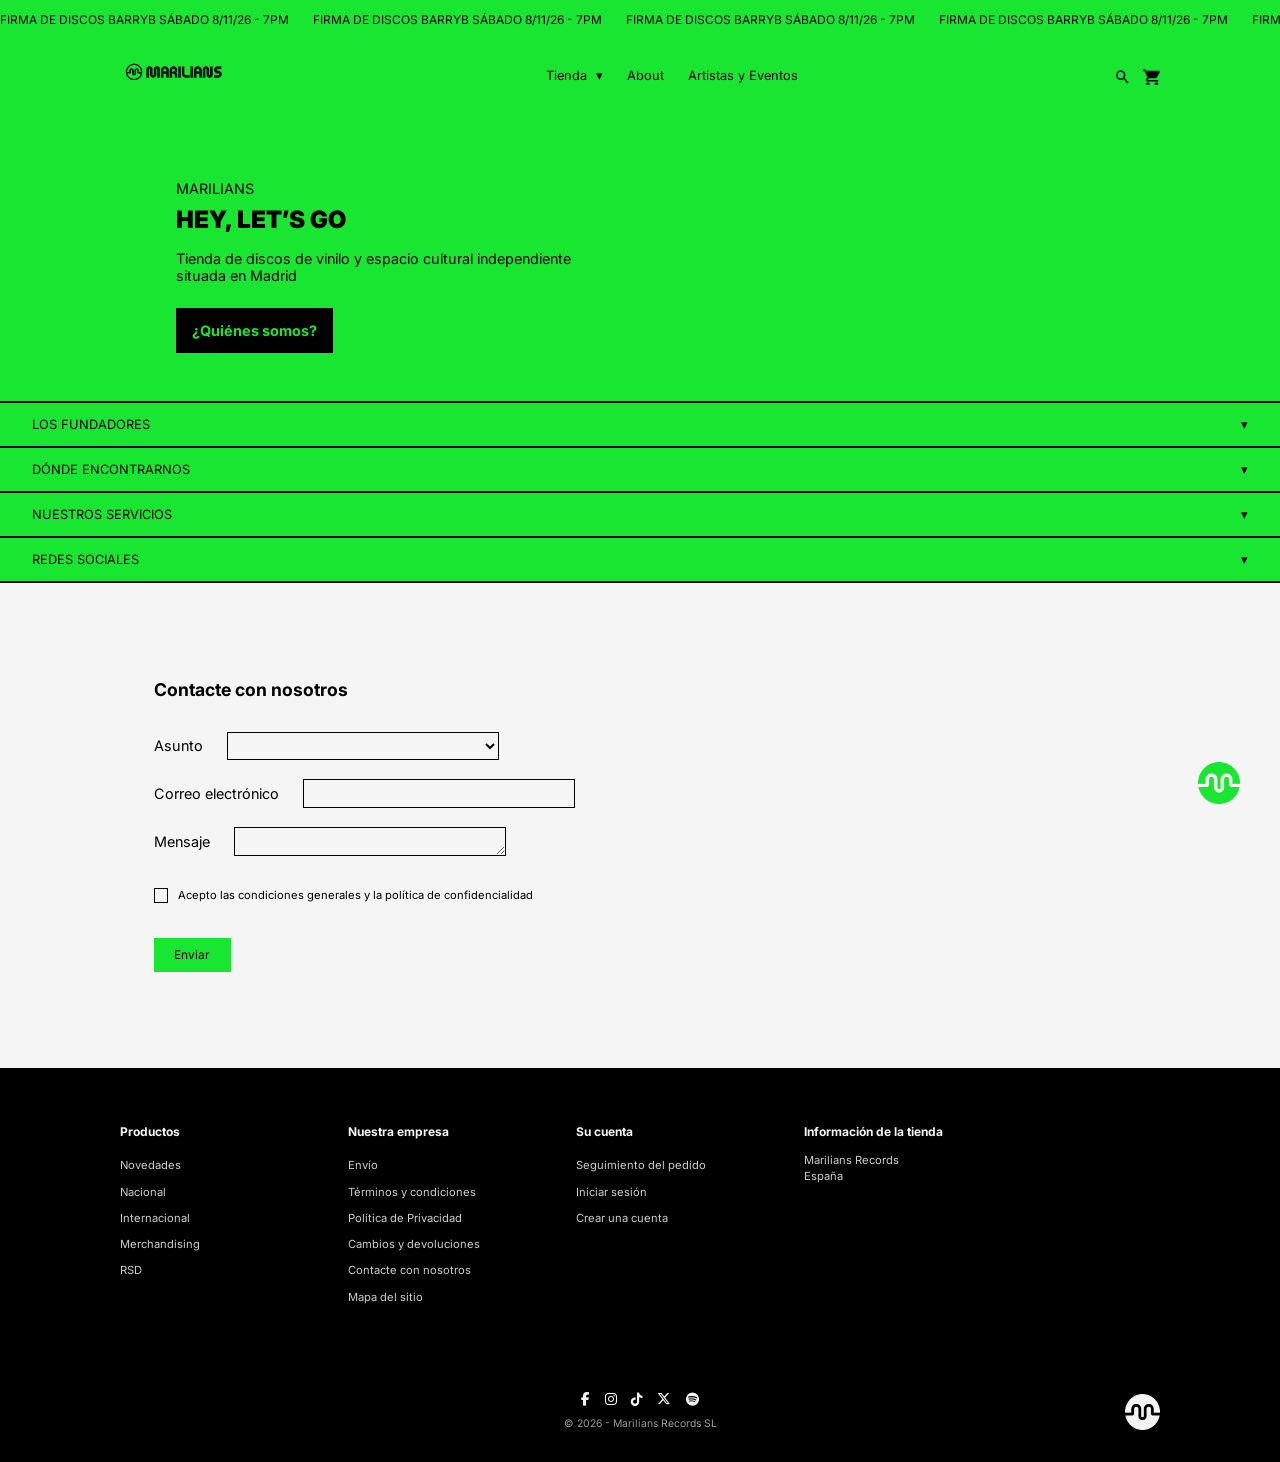
<file: about.html>
<!DOCTYPE html>
<html lang="en">
<head>
    <meta charset="UTF-8">
    <meta name="viewport" content="width=device-width, initial-scale=1.0">
    <title>About</title>
    <!-- TIPOGRAFIA -->
     <link href="https://fonts.googleapis.com/css2?family=Inter:wght@400;700;900&display=swap" rel="stylesheet">
   <!-- CSS  -->
    <link rel="stylesheet" href="css/style.css">
    <!-- ICONOS FONT AWESOME -->
    <link rel="stylesheet" href="https://cdnjs.cloudflare.com/ajax/libs/font-awesome/6.5.1/css/all.min.css">

    <!-- ICONO DE LA PESTAÑA DEL NAVEGADOR-->
    <link rel="icon" type="image/png" href="MEDIA/Logo verde.png">

</head>
<body>

    
    <!-- CINTA DE AVISOS -->
     <div class="cinta">
        <div class="cinta-texto">
            <span>FIRMA DE DISCOS BARRYB SÁBADO 8/11/26 - 7PM</span>
            <span>FIRMA DE DISCOS BARRYB SÁBADO 8/11/26 - 7PM</span>
            <span>FIRMA DE DISCOS BARRYB SÁBADO 8/11/26 - 7PM</span>
            <span>FIRMA DE DISCOS BARRYB SÁBADO 8/11/26 - 7PM</span>
            <span>FIRMA DE DISCOS BARRYB SÁBADO 8/11/26 - 7PM</span>
            <span>FIRMA DE DISCOS BARRYB SÁBADO 8/11/26 - 7PM</span>
            <span>FIRMA DE DISCOS BARRYB SÁBADO 8/11/26 - 7PM</span>
            <span>FIRMA DE DISCOS BARRYB SÁBADO 8/11/26 - 7PM</span>
        </div>
     </div>

     <!-- HEADER -->

     <header class="cabecera">

        <a href="index.html" class="cabecera__logo">
            <img src="MEDIA/IMG/Logo.png" alt="">
        </a>

        <nav class="menu">

            <!-- Tienda: funciona como un item de acordeón -->
            <div class="menu__item">
                <button type="button" class="menu__titulo">
                    Tienda 
                </button>
                <div class="menu__contenido">
                    <a href="index.html">Vinilos</a>
                    <a href="tienda.html">Merch</a>
                </div>
            </div>

            <!-- El resto son enlaces normales -->
            <a href="#" class="menu__enlace menu__enlace--activo">About</a>
            <a href="eventos.html" class="menu__enlace">Artistas y Eventos</a>

        </nav>

        <div class="cabecera__iconos">
            <img src="MEDIA/IMG/Lupa.png" alt="Buscar">
            <a href="carrito.html"><img src="MEDIA/IMG/Carrito.png" alt="Carrito"></a>
        </div>

        <!-- HAMBURGUESA -->
        <button type="button" class="menu-btn" aria-label="Abrir menú">
            <i class="fa-solid fa-bars"></i>
        </button>
     </header>

    <main>

    <!-- HERO -->
    <section class="hero">
        <p class="hero__marca">MARILIANS</p>
        <h1 class="hero__titulo">HEY, LET’S GO</h1>
        <p class="hero__texto">Tienda de discos de vinilo y espacio cultural independiente situada en Madrid</p>
        <a href="#fundadores" class="hero__boton">¿Quiénes somos?</a>
    </section>


    <!-- ACORDEON -->
    <section class="acordeon">
        <div class="acordeon__item" id="fundadores">
            <button type="button" class="acordeon__titulo">LOS FUNDADORES</button>
            <div class="acordeon__contenido">
                <p>Dani Forest y Miriam abrieron la tienda con la pasión de convertir la música en una forma de vida.</p>
            </div>
        </div>

<div class="acordeon__item">
    <button type="button" class="acordeon__titulo">DÓNDE ENCONTRARNOS</button>
    <div class="acordeon__contenido acordeon__contenido--mapa">

        <div class="mapa">
            <iframe
                class="mapa__iframe"
                src="https://maps.google.com/maps?q=Calle+Noviciado+9,+Madrid&z=16&output=embed"
                loading="lazy"
                title="Mapa de Marilians Records">
            </iframe>

            <div class="mapa__texto">
                <p>Calle Noviciado 9</p>
                <p>Está localizada en la Calle Noviciado 9 (local 7), en la zona de Conde Duque en Madrid.</p>
            </div>
        </div>

    </div>
</div>

        <div class="acordeon__item">
            <button type="button" class="acordeon__titulo">NUESTROS SERVICIOS</button>
            <div class="acordeon__contenido">
                <p>Firmas, escuchas y mucho más.</p>
                <p>Comercio especializado en la compraventa de discos de vinilo; tanto de primera como de segunda mano, CD, merchandising y artículos relacionados con la música.

                Además de vender música, organizan firmas de discos, showcases acústicos, fiestas de escucha y eventos con artistas nacionales e internacionales.</p>
            </div>
        </div>

        <div class="acordeon__item">
            <button type="button" class="acordeon__titulo">REDES SOCIALES</button>
            <div class="acordeon__contenido">
                <p>Instagram y TikTok</p>
                <p>Han ganado gran popularidad y reconocimiento en el panorama musical madrileño gracias a su fuerte comunidad y su presencia viral en plataformas como TikTok e Instagram.k</p>
            </div>
        </div>

    </section>

    <!-- FORMULARIO -->
    <section class="contacto">
        <h2 class="contacto__titulo">Contacte con nosotros</h2>

        <form class="contacto__form" action="#">

            <div class="contacto__campo">
                <label for="asunto">Asunto</label>
                <select id="asunto" name="asunto">
                    <option value=""></option>
                    <option value="pedido">Pedido</option>
                    <option value="eventos">Eventos</option>
                    <option value="devoluciones">Cambios o devoluciones</option>
                    <option value="otro">Otro</option>
                </select>
            </div>

            <div class="contacto__campo">
                <label for="email">Correo electrónico</label>
                <input type="email" id="email" name="email">
            </div>

            <div class="contacto__campo">
                <label for="mensaje">Mensaje</label>
                <textarea id="mensaje" name="mensaje"></textarea>
            </div>

            <div class="contacto__check">
                <input type="checkbox" id="condiciones" name="condiciones">
                <label for="condiciones">Acepto las condiciones generales y la política de confidencialidad</label>
            </div>

            <button type="submit" class="contacto__boton">Enviar</button>

        </form>
    </section>

     <!-- BOTÓN FLOTANTE DE IR A LA HOME -->
    <a href="index.html" class="btn-flotante-home" aria-label="Ir a la Home">
        <img src="MEDIA/IMG/Logo verde.png" alt="Home">
     </a>

    </main>

<!-- FOOTER -->
    <footer class="footer">
    <!-- 4 Columnas -->
    <div class="footer__columnas">
        
        <div class="footer__col">
            <h3 class="footer__titulo">Productos</h3>
            <ul class="footer__lista">
                <li><a href="index.html">Novedades</a></li>
                <li><a href="index.html">Nacional</a></li>
                <li><a href="index.html">Internacional</a></li>
                <li><a href="tienda.html">Merchandising</a></li>
                <li><a href="about.html">RSD</a></li>
            </ul>
        </div>

        <div class="footer__col">
            <h3 class="footer__titulo">Nuestra empresa</h3>
            <ul class="footer__lista">
                <li><a href="tienda.html">Envío</a></li>
                <li><a href="about.html">Términos y condiciones</a></li>
                <li><a href="about.html">Política de Privacidad</a></li>
                <li><a href="tienda.html">Cambios y devoluciones</a></li>
                <li><a href="about.html">Contacte con nosotros</a></li>
                <li><a href="about.html">Mapa del sitio</a></li>
            </ul>
        </div>

        <div class="footer__col">
            <h3 class="footer__titulo">Su cuenta</h3>
            <ul class="footer__lista">
                <li><a href="tienda.html">Seguimiento del pedido</a></li>
                <li><a href="about.html">Iniciar sesión</a></li>
                <li><a href="about.html">Crear una cuenta</a></li>
            </ul>
        </div>

        <div class="footer__col">
            <h3 class="footer__titulo">Información de la tienda</h3>
            <p class="footer__info">
                Marilians Records<br>
                España
            </p>
        </div>
    </div>

   <div class="footer__inferior">
       <div class="footer__centro">
           <div class="footer__redes">
               <a href="https://www.facebook.com/mariliansrecords/" target="_blank" rel="noopener noreferrer" aria-label="Facebook">
                   <i class="fa-brands fa-facebook-f"></i>
               </a>
               <a href="https://www.instagram.com/marilians_records/" target="_blank" rel="noopener noreferrer" aria-label="Instagram">
                   <i class="fa-brands fa-instagram"></i>
               </a>
               <a href="https://www.tiktok.com/@marilians_records" target="_blank" rel="noopener noreferrer" aria-label="TikTok">
                   <i class="fa-brands fa-tiktok"></i>
               </a>
               <a href="https://x.com/MariliansR" target="_blank" rel="noopener noreferrer" aria-label="X">
                   <i class="fa-brands fa-x-twitter"></i>
               </a>
               <a href="https://open.spotify.com/user/dfores78" target="_blank" rel="noopener noreferrer" aria-label="Spotify">
                   <i class="fa-brands fa-spotify"></i>
               </a>
           </div>
           <p class="footer__copy">© 2026 - Marilians Records SL</p>
       </div>

       <!-- Logo -->
       <a href="index.html" class="footer__isotipo">
           <img src="MEDIA/IMG/Logo footer.png" alt="Marilians">
       </a>
   </div>
</footer>



     <!-- JAVA SCRIPT Y JQUERY -->
   <script src="https://code.jquery.com/jquery-3.7.1.min.js"></script>
   <script src="js/script.js"></script>

</body>
</html>
</file>
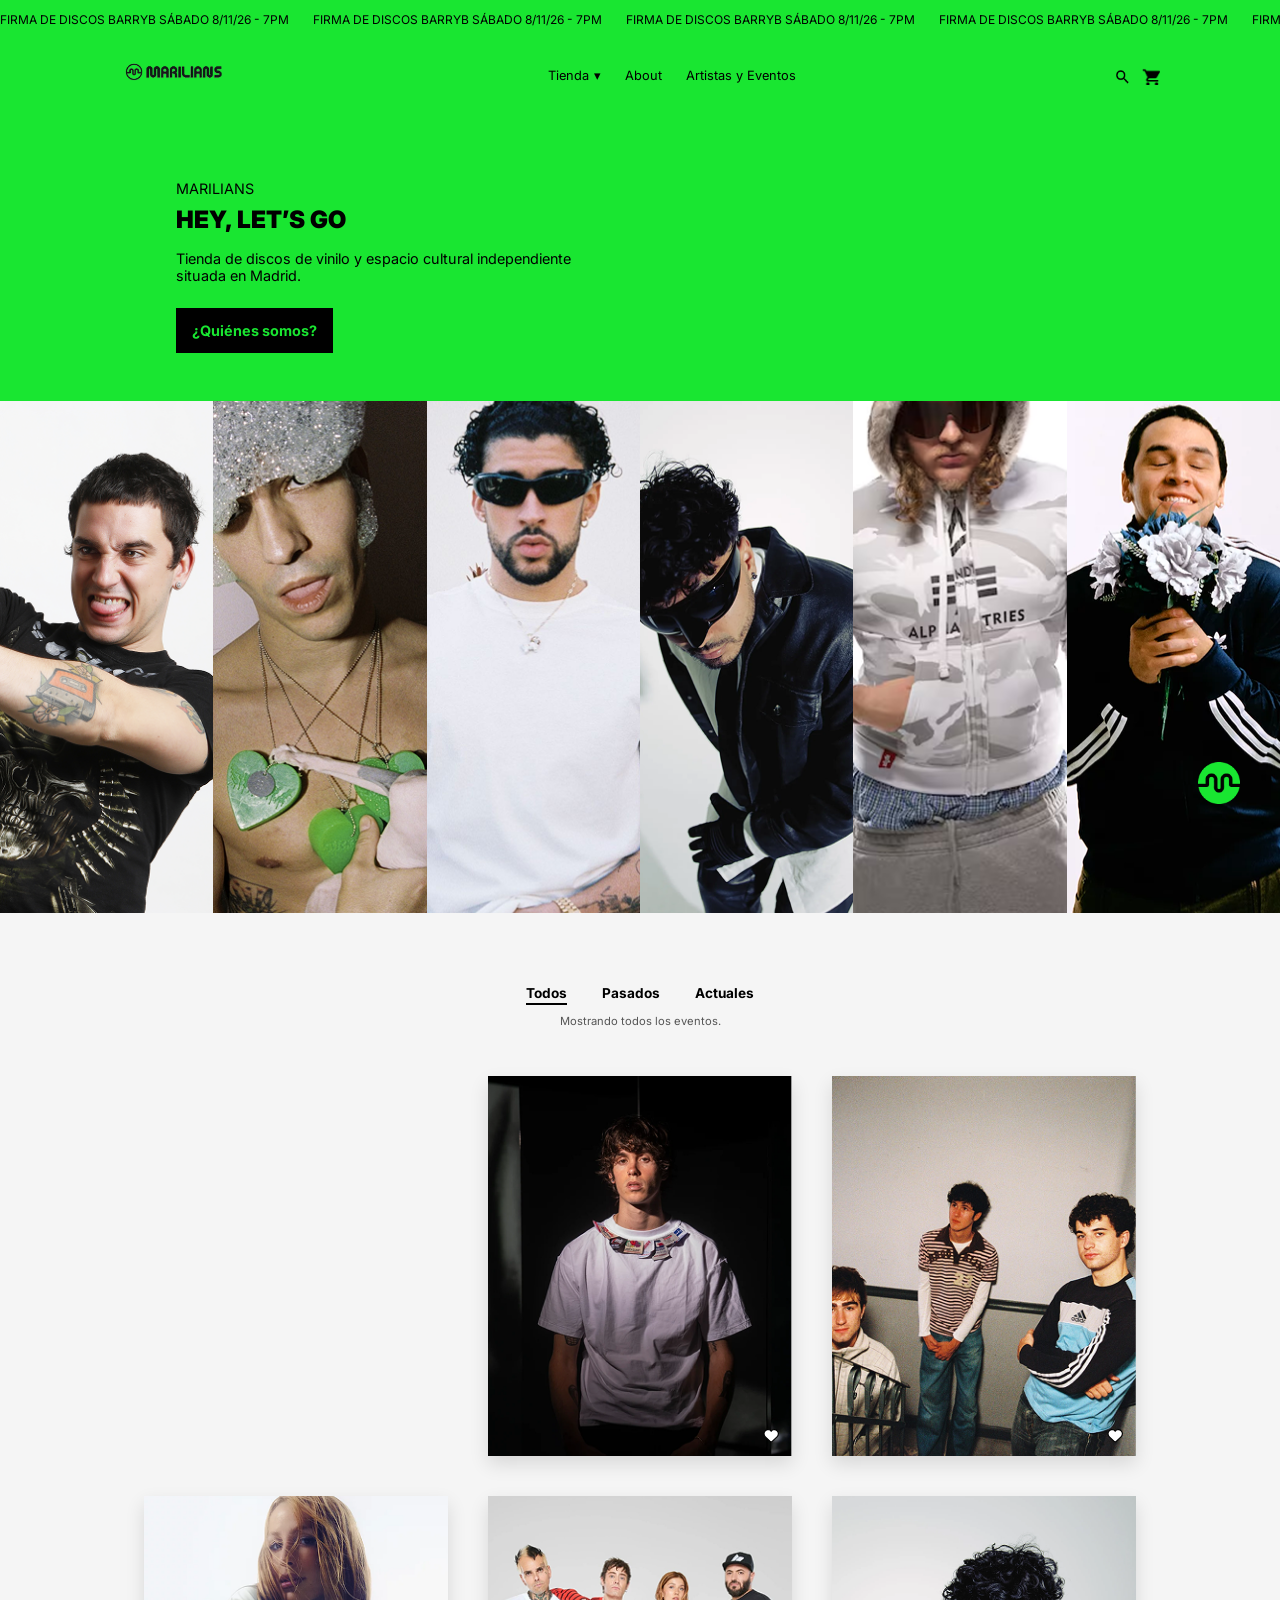
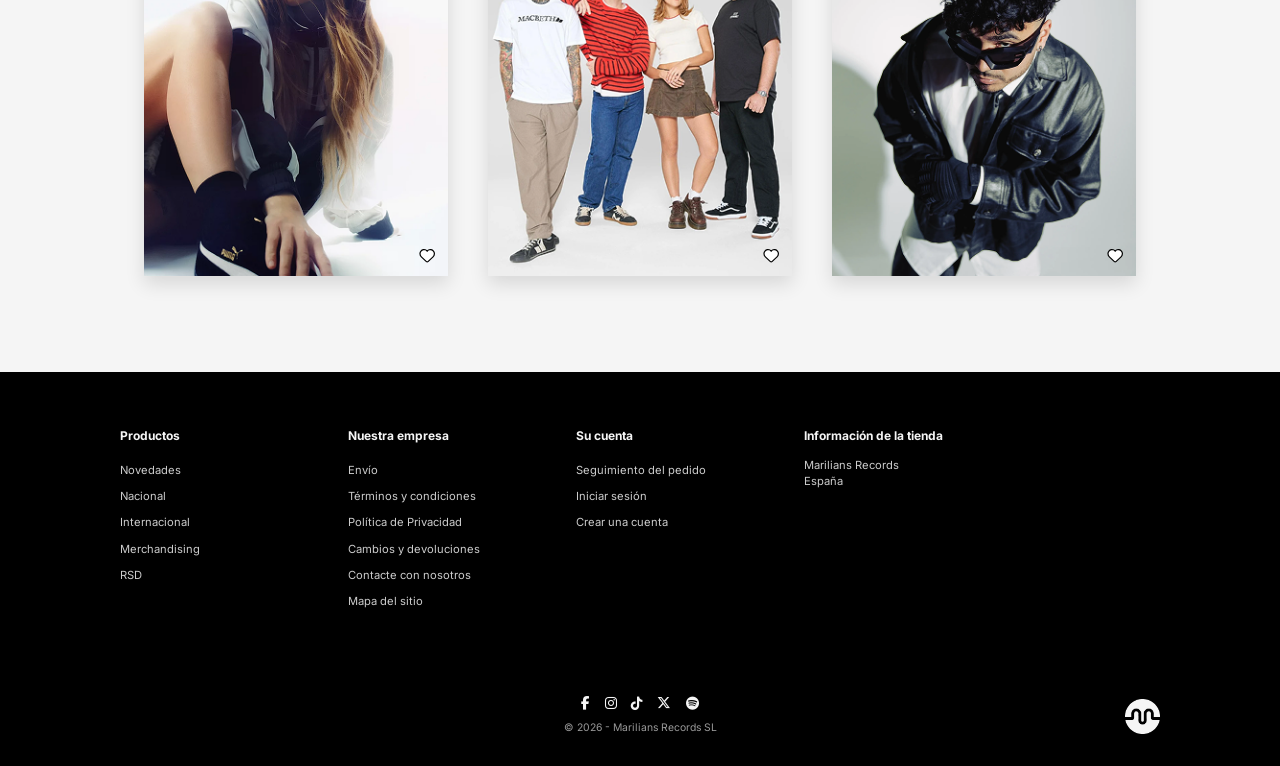
<file: eventos.html>
<!DOCTYPE html>
<html lang="es">

<head>
    <meta charset="UTF-8">
    <meta name="viewport" content="width=device-width, initial-scale=1.0">
    <title>Artistas y Eventos</title>
    <!-- TIPOGRAFIA -->
    <link href="https://fonts.googleapis.com/css2?family=Inter:wght@400;700;900&display=swap" rel="stylesheet">
    <!-- ICONOS FONT AWESOME -->
    <link rel="stylesheet" href="https://cdnjs.cloudflare.com/ajax/libs/font-awesome/6.5.1/css/all.min.css">
    <!-- CSS -->
    <link rel="stylesheet" href="css/style.css">

     <!-- AOS -->
    <link href="https://unpkg.com/aos@2.3.1/dist/aos.css" rel="stylesheet">

    <!-- ICONO DE LA PESTAÑA DEL NAVEGADOR-->
    <link rel="icon" type="image/png" href="MEDIA/Logo verde.png">
</head>

<body>
    <!-- CINTA DE AVISOS -->
    <div class="cinta">
        <div class="cinta-texto">
            <span>FIRMA DE DISCOS BARRYB SÁBADO 8/11/26 - 7PM</span>
            <span>FIRMA DE DISCOS BARRYB SÁBADO 8/11/26 - 7PM</span>
            <span>FIRMA DE DISCOS BARRYB SÁBADO 8/11/26 - 7PM</span>
            <span>FIRMA DE DISCOS BARRYB SÁBADO 8/11/26 - 7PM</span>
            <span>FIRMA DE DISCOS BARRYB SÁBADO 8/11/26 - 7PM</span>
            <span>FIRMA DE DISCOS BARRYB SÁBADO 8/11/26 - 7PM</span>
            <span>FIRMA DE DISCOS BARRYB SÁBADO 8/11/26 - 7PM</span>
            <span>FIRMA DE DISCOS BARRYB SÁBADO 8/11/26 - 7PM</span>
        </div>
    </div>

    <!-- HEADER -->
    <header class="cabecera">
        <a href="index.html" class="cabecera__logo">
            <img src="MEDIA/Logo.png" alt="Marilians">
        </a>

        <nav class="menu">
            <div class="menu__item">
                <button type="button" class="menu__titulo">Tienda</button>
                <div class="menu__contenido">
                    <a href="vinilos.html">Vinilos</a>
                    <a href="tienda.html">Merch</a>
                </div>
            </div>
            <a href="about.html" class="menu__enlace">About</a>
            <a href="eventos.html" class="menu__enlace menu__enlace--activo">Artistas y Eventos</a>
        </nav>

        <div class="cabecera__iconos">
            <img src="MEDIA/IMG/Lupa.png" alt="Buscar">
            <a href="carrito.html"><img src="MEDIA/IMG/Carrito.png" alt="Carrito"></a>
        </div>


        <!-- HAMBURGUESA -->
        <button type="button" class="menu-btn" aria-label="Abrir menú">
            <i class="fa-solid fa-bars"></i>
        </button>
    </header>

    <main>
        <!-- HERO -->
        <section class="hero">
            <p class="hero__marca">MARILIANS</p>
            <h1 class="hero__titulo">HEY, LET’S GO</h1>
            <p class="hero__texto">Tienda de discos de vinilo y espacio cultural independiente situada en Madrid.</p>
            <a href="about.html#fundadores" class="hero__boton">¿Quiénes somos?</a>
        </section>


        <!-- TIRA DE FOTOS ALARGADAS -->
        <section class="tira-artistas">
            <!-- Columna 1 -->
            <div class="tira-artistas__item">
                <img src="MEDIA/ralphie 2.png" alt="Artista 1" class="activa">
                <img src="MEDIA/sticky ma.png" alt="Artista 7">
            </div>

            <!-- Columna 2 -->
            <div class="tira-artistas__item">
                <img src="MEDIA/sticky 2.png" alt="Artista 2" class="activa">
                <img src="MEDIA/ralphie.png" alt="Artista 8">
            </div>

            <!-- Columna 3 -->
            <div class="tira-artistas__item">
                <img src="MEDIA/bad bunny.png" alt="Artista 3" class="activa">
                <img src="MEDIA/rauw.png" alt="Artista 9">
            </div>

            <!-- Columna 4 -->
            <div class="tira-artistas__item">
                <img src="MEDIA/alvaro díaz 1.png" alt="Artista 4" class="activa">
                <img src="MEDIA/barry b 3.png" alt="Artista 10">
            </div>

            <!-- Columna 5 -->
            <div class="tira-artistas__item">
                <img src="MEDIA/rusowsky 2.png" alt="Artista 5" class="activa">
                <img src="MEDIA/belen aguilera 2.png" alt="Artista 11">
            </div>

            <!-- Columna 6 -->
            <div class="tira-artistas__item">
                <img src="MEDIA/barry b 1.png" alt="Artista 6" class="activa">
                <img src="MEDIA/tainy.png" alt="Artista 12">
            </div>
        </section>

            <!-- TANDA 2 fotos -->
            <div class="tira-artistas__tanda">
                <div class="tira-artistas__item">
                    <img src="MEDIA/tainy.png" alt="Artista 7">
                </div>
                <div class="tira-artistas__item">
                    <img src="MEDIA/ralphie 2.png" alt="Artista 8">
                </div>
                <div class="tira-artistas__item">
                    <img src="MEDIA/rusowsky 2.png" alt="Artista 9">
                </div>
                <div class="tira-artistas__item">
                    <img src="MEDIA/barry b 3.png" alt="Artista 10">
                </div>
                <div class="tira-artistas__item">
                    <img src="MEDIA/belen aguilera 2.png" alt="Artista 11">
                </div>
                <div class="tira-artistas__item tira-artistas__item--barry">
                    <img src="MEDIA/sticky 2.png" alt="Barry B">
                    <div class="tira-artistas__overlay">
                        <a href="#evento-barry" class="btn-verde-peq">Ver</a>
                    </div>
                </div>
            </div>
        </section>

        <!-- SECCIÓN DE EVENTOS CON FILTROS -->
        <section class="eventos" id="seccion-eventos">
            <div class="eventos__cabecera">
                <div class="eventos__filtros">
                    <button type="button" class="filtro-btn activo" data-filtro="todos">Todos</button>
                    <button type="button" class="filtro-btn" data-filtro="pasado">Pasados</button>
                    <button type="button" class="filtro-btn" data-filtro="actual">Actuales</button>
                </div>
                <p class="eventos__subtitulo">Mostrando todos los eventos.</p>
            </div>

            <div class="eventos__grid">
                
                <!-- EVENTO 1: BARRY B actuales -->
                <article data-aos="fade-right" class="evento-card" id="evento-barry" data-categoria="actual">
                    <img src="MEDIA/barry b 2.png" alt="Barry B" class="evento-card__img">
                    <div class="evento-card__overlay">
                        <button type="button" class="btn-verde-peq" id="btn-abrir-modal">Comprar</button>
                    </div>
                    <button type="button" class="btn-fav btn-fav--evento">
                        <i class="fa-solid fa-heart"></i>
                    </button>
                </article>

                <!-- EVENTO 2 PASADOS -->
                <article class="evento-card" data-categoria="pasado">
                    <img src="MEDIA/lhaine.png" alt="Evento Pasado 2" class="evento-card__img">
                    <button type="button" class="btn-fav btn-fav--evento">
                        <i class="fa-solid fa-heart"></i>
                    </button>
                </article>

                <!-- EVENTO 3 PASADOS -->
                <article class="evento-card" data-categoria="pasado">
                    <img src="MEDIA/nepal nepal.png" alt="Evento Pasado 3" class="evento-card__img">
                    <button type="button" class="btn-fav btn-fav--evento">
                        <i class="fa-solid fa-heart"></i>
                    </button>
                </article>

                <!-- EVENTO 4 PASADOS -->
                <article class="evento-card" data-categoria="pasado">
                    <img src="MEDIA/belen aguilera.png" alt="Evento Pasado 4" class="evento-card__img">
                    <button type="button" class="btn-fav btn-fav--evento">
                        <i class="fa-solid fa-heart"></i>
                    </button>
                </article>

                <!-- EVENTO 5 PASADOS -->
                <article class="evento-card" data-categoria="pasado">
                    <img src="MEDIA/la la love you.png" alt="Evento Pasado 5" class="evento-card__img">
                    <button type="button" class="btn-fav btn-fav--evento">
                        <i class="fa-solid fa-heart"></i>
                    </button>
                </article>

                <!-- EVENTO 6 PASADO -->
                <article class="evento-card" data-categoria="pasado">
                    <img src="MEDIA/alvaro diaz 2.png" alt="Evento Pasado 6" class="evento-card__img">
                    <button type="button" class="btn-fav btn-fav--evento">
                        <i class="fa-solid fa-heart"></i>
                    </button>
                </article>

            </div>
        </section>

        <!-- VENTANA MODAL (DETALLE DEL EVENTO DE BARRY B) -->
        <div class="modal-overlay" id="modal-barry">
            <div class="modal-caja">
                <button type="button" class="modal-cerrar" id="btn-cerrar-modal" aria-label="Cerrar">&times;</button>
                
                <!-- Tu póster completo en JPG -->
                <img src="MEDIA/POSTER BARRY B.png" alt="Firma de discos Barry B" class="modal-poster-jpg">

                <button type="button" class="modal-btn-cesta" id="btn-anadir-modal">Añadir a la cesta</button>
            </div>
        </div>

        <!-- BOTÓN FLOTANTE LIKES -->
        <a href="#" id="carpeta-favoritos" class="btn-flotante-fav" aria-label="Favoritos">
            <i class="fa-solid fa-heart"></i>
        </a>

        <!-- BOTÓN FLOTANTE HOME -->
        <a href="index.html" class="btn-flotante-home" aria-label="Ir a la Home">
            <img src="MEDIA/Logo verde.png" alt="Home">
        </a>
    </main>

    
<!-- FOOTER -->
    <footer class="footer">
    <!-- 4 Columnas -->
    <div class="footer__columnas">
        
        <div class="footer__col">
            <h3 class="footer__titulo">Productos</h3>
            <ul class="footer__lista">
                <li><a href="index.html">Novedades</a></li>
                <li><a href="index.html">Nacional</a></li>
                <li><a href="index.html">Internacional</a></li>
                <li><a href="tienda.html">Merchandising</a></li>
                <li><a href="about.html">RSD</a></li>
            </ul>
        </div>

        <div class="footer__col">
            <h3 class="footer__titulo">Nuestra empresa</h3>
            <ul class="footer__lista">
                <li><a href="tienda.html">Envío</a></li>
                <li><a href="about.html">Términos y condiciones</a></li>
                <li><a href="about.html">Política de Privacidad</a></li>
                <li><a href="tienda.html">Cambios y devoluciones</a></li>
                <li><a href="about.html">Contacte con nosotros</a></li>
                <li><a href="about.html">Mapa del sitio</a></li>
            </ul>
        </div>

        <div class="footer__col">
            <h3 class="footer__titulo">Su cuenta</h3>
            <ul class="footer__lista">
                <li><a href="tienda.html">Seguimiento del pedido</a></li>
                <li><a href="about.html">Iniciar sesión</a></li>
                <li><a href="about.html">Crear una cuenta</a></li>
            </ul>
        </div>

        <div class="footer__col">
            <h3 class="footer__titulo">Información de la tienda</h3>
            <p class="footer__info">
                Marilians Records<br>
                España
            </p>
        </div>
    </div>

        <div class="footer__inferior">
            <div class="footer__centro">
                <div class="footer__redes">
                    <a href="https://www.facebook.com/mariliansrecords/" target="_blank" rel="noopener noreferrer"><i class="fa-brands fa-facebook-f"></i></a>
                    <a href="https://www.instagram.com/marilians_records/" target="_blank" rel="noopener noreferrer"><i class="fa-brands fa-instagram"></i></a>
                    <a href="https://www.tiktok.com/@marilians_records" target="_blank" rel="noopener noreferrer"><i class="fa-brands fa-tiktok"></i></a>
                    <a href="https://x.com/MariliansR" target="_blank" rel="noopener noreferrer"><i class="fa-brands fa-x-twitter"></i></a>
                    <a href="https://open.spotify.com/user/dfores78" target="_blank" rel="noopener noreferrer"><i class="fa-brands fa-spotify"></i></a>
                </div>
                <p class="footer__copy">© 2026 - Marilians Records SL</p>
            </div>

            <a href="index.html" class="footer__isotipo">
                <img src="MEDIA/Logo footer.png" alt="Marilians">
            </a>
        </div>
    </footer>

    <script src="https://unpkg.com/aos@2.3.1/dist/aos.js"></script>

    <!-- JQUERY Y SCRIPT -->
    <script src="https://code.jquery.com/jquery-3.7.1.min.js"></script>
    <script src="js/script.js"></script>
</body>
</html>
</file>
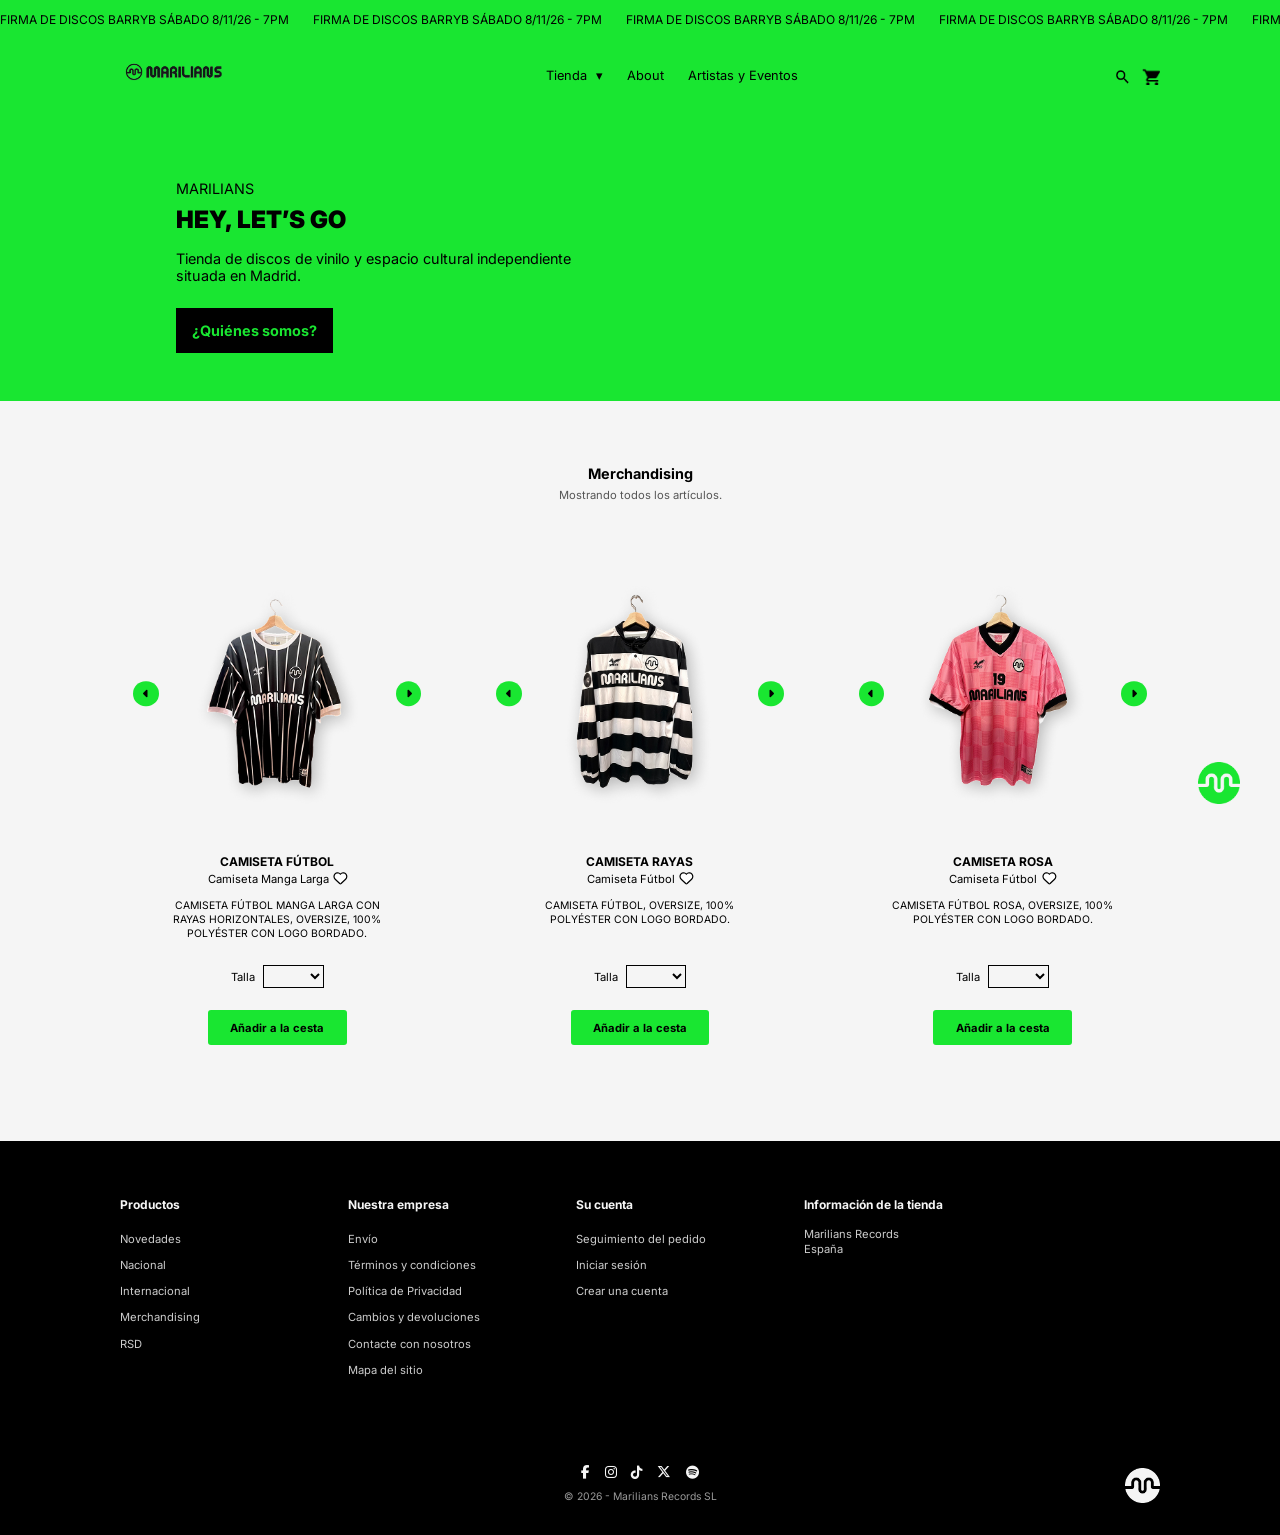
<file: tienda.html>
<!DOCTYPE html>
<html lang="en">

<head>
    <meta charset="UTF-8">
    <meta name="viewport" content="width=device-width, initial-scale=1.0">
    <title>Tienda</title>
    <!-- TIPOGRAFIA -->
     <link href="https://fonts.googleapis.com/css2?family=Inter:wght@400;700;900&display=swap" rel="stylesheet">

    <!-- ICONOS FONT AWESOME -->
    <link rel="stylesheet" href="https://cdnjs.cloudflare.com/ajax/libs/font-awesome/6.5.1/css/all.min.css">

   <!-- CSS  -->
    <link rel="stylesheet" href="css/style.css">

    <!-- ICONO DE LA PESTAÑA DEL NAVEGADOR-->
    <link rel="icon" type="image/png" href="MEDIA/Logo verde.png">
</head>


<body>

    <!-- CINTA DE AVISOS -->
    <div class="cinta">
        <div class="cinta-texto">
            <span>FIRMA DE DISCOS BARRYB SÁBADO 8/11/26 - 7PM</span>
            <span>FIRMA DE DISCOS BARRYB SÁBADO 8/11/26 - 7PM</span>
            <span>FIRMA DE DISCOS BARRYB SÁBADO 8/11/26 - 7PM</span>
            <span>FIRMA DE DISCOS BARRYB SÁBADO 8/11/26 - 7PM</span>
            <span>FIRMA DE DISCOS BARRYB SÁBADO 8/11/26 - 7PM</span>
            <span>FIRMA DE DISCOS BARRYB SÁBADO 8/11/26 - 7PM</span>
            <span>FIRMA DE DISCOS BARRYB SÁBADO 8/11/26 - 7PM</span>
            <span>FIRMA DE DISCOS BARRYB SÁBADO 8/11/26 - 7PM</span>
        </div>
    </div>


    <!-- HEADER -->
    <header class="cabecera">
        <a href="index.html" class="cabecera__logo">
            <img src="MEDIA/Logo.png" alt="">
        </a>

        <nav class="menu">

         <!-- Tienda -->
         <div class="menu__item">
            <button type="button" class="menu__titulo">
                    Tienda
            </button>
            <div class="menu__contenido">
                    <a href="index.html">Vinilos</a>
                    <a href="tienda.html">Merch</a>
            </div>
        </div>

            <a href="about.html" class="menu__enlace menu__enlace--activo">About</a>
            <a href="eventos.html" class="menu__enlace">Artistas y Eventos</a>
        </nav>

        <div class="cabecera__iconos">
            <img src="MEDIA/IMG/Lupa.png" alt="Buscar">
            <a href="carrito.html"><img src="MEDIA/IMG/Carrito.png" alt="Carrito"></a>
        </div>

        <!-- HAMBURGUESA -->
        <button type="button" class="menu-btn" aria-label="Abrir menú">
            <i class="fa-solid fa-bars"></i>
        </button>
    </header>


    <main>
    <!-- HERO -->
        <section class="hero">
            <p class="hero__marca">MARILIANS</p>
            <h1 class="hero__titulo">HEY, LET’S GO</h1>
            <p class="hero__texto">Tienda de discos de vinilo y espacio cultural independiente situada en Madrid.</p>
            <a href="#fundadores" class="hero__boton">¿Quiénes somos?</a>
        </section>

        <!-- SECCIÓN MERCHANDISING -->
        <section class="merch">
            <div class="merch__cabecera">
                <h2 class="merch__titulo">Merchandising</h2>
                <p class="merch__subtitulo">Mostrando todos los artículos.</p>
            </div>

            <div class="merch__grid">

                <!-- PRODUCTO 1: CAMISETA FÚTBOL -->
                <article class="producto">
                    <div class="producto__visor">
                        <button type="button" class="visor__btn visor__btn--prev">
                            <i class="fa-solid fa-caret-left"></i>
                        </button>

                        <div class="visor__imagenes">
                            <img src="MEDIA/camiseta fútbol delantera.png" alt="Camiseta Fútbol Delantera" class="visor__img activa">
                            <img src="MEDIA/camiseta fútbol trasera.png" alt="Camiseta Fútbol Trasera" class="visor__img">
                        </div>

                        <button type="button" class="visor__btn visor__btn--next">
                            <i class="fa-solid fa-caret-right"></i>
                        </button>
                    </div>

                    <div class="producto__info">
                        <h3 class="producto__nombre">CAMISETA FÚTBOL</h3>
                        <p class="producto__tipo">
                            Camiseta Manga Larga 
                            <button type="button" class="btn-fav">
                            <i class="fa-solid fa-heart"></i>
                            </button>
                        </p>
                        <p class="producto__desc">
                            CAMISETA FÚTBOL MANGA LARGA CON RAYAS HORIZONTALES, OVERSIZE, 100% POLYÉSTER CON LOGO BORDADO.
                        </p>

                        <div class="producto__talla">
                            <label>Talla</label>
                            <select>
                                <option value="" selected disabled hidden></option>
                                <option value="S">S</option>
                                <option value="M">M</option>
                                <option value="L">L</option>
                            </select>
                        </div>

                        <button type="button" class="producto__boton">Añadir a la cesta</button>
                    </div>
                </article>

                <!-- PRODUCTO 2: CAMISETA RAYAS -->
                <article class="producto">
                    <div class="producto__visor">
                        <button type="button" class="visor__btn visor__btn--prev">
                            <i class="fa-solid fa-caret-left"></i>
                        </button>

                        <div class="visor__imagenes">
                            <img src="MEDIA/camiseta rayas delantera.png" alt="Camiseta Rayas Delantera" class="visor__img activa">
                            <img src="MEDIA/camiseta rayas trasera.png" alt="Camiseta Rayas Trasera" class="visor__img">
                        </div>

                        <button type="button" class="visor__btn visor__btn--next">
                            <i class="fa-solid fa-caret-right"></i>
                        </button>
                    </div>

                    <div class="producto__info">
                        <h3 class="producto__nombre">CAMISETA RAYAS</h3>
                        <p class="producto__tipo">
                            Camiseta Fútbol 
                        <button type="button" class="btn-fav">
                           <i class="fa-solid fa-heart"></i>
                        </button>
                        </p>
                        <p class="producto__desc">
                            CAMISETA FÚTBOL, OVERSIZE, 100% POLYÉSTER CON LOGO BORDADO.
                        </p>

                        <div class="producto__talla">
                            <label>Talla</label>
                            <select>
                                <option value="" selected disabled hidden></option>
                                <option value="S">S</option>
                                <option value="M">M</option>
                                <option value="L">L</option>
                            </select>
                        </div>

                        <button type="button" class="producto__boton">Añadir a la cesta</button>
                    </div>
                </article>

                <!-- PRODUCTO 3: CAMISETA ROSA -->
                <article class="producto">
                    <div class="producto__visor">
                        <button type="button" class="visor__btn visor__btn--prev">
                            <i class="fa-solid fa-caret-left"></i>
                        </button>

                        <div class="visor__imagenes">
                            <img src="MEDIA/camiseta rosa delantera.png" alt="Camiseta Rosa Delantera" class="visor__img activa">
                            <img src="MEDIA/camiseta rosa trasera.png" alt="Camiseta Rosa Trasera" class="visor__img">
                        </div>

                        <button type="button" class="visor__btn visor__btn--next">
                            <i class="fa-solid fa-caret-right"></i>
                        </button>
                    </div>

                    <div class="producto__info">
                        <h3 class="producto__nombre">CAMISETA ROSA</h3>
                        <p class="producto__tipo">
                            Camiseta Fútbol 
                            <button type="button" class="btn-fav">
                                <i class="fa-solid fa-heart"></i>
                            </button>
                        </p>
                        <p class="producto__desc">
                            CAMISETA FÚTBOL ROSA, OVERSIZE, 100% POLYÉSTER CON LOGO BORDADO.
                        </p>

                        <div class="producto__talla">
                            <label>Talla</label>
                            <select>
                                <option value="" selected disabled hidden></option>
                                <option value="S">S</option>
                                <option value="M">M</option>
                                <option value="L">L</option>
                            </select>
                        </div>

                        <button type="button" class="producto__boton">Añadir a la cesta</button>
                    </div>
                </article>

            </div>
        </section>

        <!-- BOTÓN FLOTANTE LIKES -->
        <a href="#" id="carpeta-favoritos" class="btn-flotante-fav" aria-label="Favoritos">
            <i class="fa-solid fa-heart"></i>
        </a>

        <!-- BOTÓN FLOTANTE DE IR A LA HOME -->
        <a href="index.html" class="btn-flotante-home" aria-label="Ir a la Home">
        <img src="MEDIA/Logo verde.png" alt="Home">
        </a>
    </main>



<!-- FOOTER -->
    <footer class="footer">
    <!-- 4 Columnas -->
    <div class="footer__columnas">
        
        <div class="footer__col">
            <h3 class="footer__titulo">Productos</h3>
            <ul class="footer__lista">
                <li><a href="index.html">Novedades</a></li>
                <li><a href="index.html">Nacional</a></li>
                <li><a href="index.html">Internacional</a></li>
                <li><a href="tienda.html">Merchandising</a></li>
                <li><a href="about.html">RSD</a></li>
            </ul>
        </div>

        <div class="footer__col">
            <h3 class="footer__titulo">Nuestra empresa</h3>
            <ul class="footer__lista">
                <li><a href="tienda.html">Envío</a></li>
                <li><a href="about.html">Términos y condiciones</a></li>
                <li><a href="about.html">Política de Privacidad</a></li>
                <li><a href="tienda.html">Cambios y devoluciones</a></li>
                <li><a href="about.html">Contacte con nosotros</a></li>
                <li><a href="about.html">Mapa del sitio</a></li>
            </ul>
        </div>

        <div class="footer__col">
            <h3 class="footer__titulo">Su cuenta</h3>
            <ul class="footer__lista">
                <li><a href="tienda.html">Seguimiento del pedido</a></li>
                <li><a href="about.html">Iniciar sesión</a></li>
                <li><a href="about.html">Crear una cuenta</a></li>
            </ul>
        </div>

        <div class="footer__col">
            <h3 class="footer__titulo">Información de la tienda</h3>
            <p class="footer__info">
                Marilians Records<br>
                España
            </p>
        </div>
    </div>

        <div class="footer__inferior">
            <div class="footer__centro">
                <div class="footer__redes">
                    <a href="https://www.facebook.com/mariliansrecords/" target="_blank" rel="noopener noreferrer" aria-label="Facebook">
                        <i class="fa-brands fa-facebook-f"></i>
                    </a>
                    <a href="https://www.instagram.com/marilians_records/" target="_blank" rel="noopener noreferrer" aria-label="Instagram">
                        <i class="fa-brands fa-instagram"></i>
                    </a>
                    <a href="https://www.tiktok.com/@marilians_records" target="_blank" rel="noopener noreferrer" aria-label="TikTok">
                        <i class="fa-brands fa-tiktok"></i>
                    </a>
                    <a href="https://x.com/MariliansR" target="_blank" rel="noopener noreferrer" aria-label="X">
                        <i class="fa-brands fa-x-twitter"></i>
                    </a>
                    <a href="https://open.spotify.com/user/dfores78" target="_blank" rel="noopener noreferrer" aria-label="Spotify">
                        <i class="fa-brands fa-spotify"></i>
                    </a>
                </div>
                <p class="footer__copy">© 2026 - Marilians Records SL</p>
            </div>

            <!-- Logo -->
            <a href="index.html" class="footer__isotipo">
                <img src="MEDIA/Logo footer.png" alt="Marilians">
            </a>
        </div>
    </footer>


    <!-- JAVA SCRIPT Y JQUERY -->
   <script src="https://code.jquery.com/jquery-3.7.1.min.js"></script>
   <script src="js/script.js"></script>

</body>
</html>
</file>
<file: css/style.css>
/* RESET BASICO */
* {
    box-sizing: border-box;
    margin: 0;
    padding: 0;
}


/* VARIABLES */
:root {
    --color-acento: #19E631;
    --color-oscuro: #000000;
    --color-claro: #F5F5F5;
    --tipografia: 'Inter', sans-serif;
    --regular: 400;
    --bold: 700;
    --black: 900;
}


/* GENERAL */
html {
    scroll-behavior: smooth;
}

body {
    font-family: var(--tipografia);
    font-weight: var(--regular);
    background: var(--color-claro);
    color: var(--color-oscuro);
}


/* CINTA */
.cinta {
    background: var(--color-acento);
    overflow: hidden;
    padding: 0.75rem 0;
}

.cinta-texto {
    display: flex;
    gap: 1.5rem;
    width: max-content;
    white-space: nowrap;
    animation: desplazar 20s linear infinite;
}

.cinta-texto span {
    font-size: 0.75rem;
}

/* ANIMACION DE LA CINTA */
@keyframes desplazar {
    from {
        transform: translateX(0);
    }
    to {
        transform: translateX(-50%);
    }
}


/* CABECERA */
.cabecera {
    display: flex;
    justify-content: space-between;
    align-items: flex-start;
    padding: 1.8rem 7.5rem;
    background: var(--color-acento);
    /* position: absolute; */
}

.cabecera__logo img {
    width: 6.875rem;
    display: block;
    margin-top: -1.5rem;
}

.cabecera__iconos {
    display: flex;
    gap: 0.7rem;
}

.cabecera__iconos img {
    width: 1.1rem;
    display: block;
}


/* MENU */
.menu {
    display: flex;
    align-items: flex-start;
    gap: 1.5rem;
}

.menu__item {
    position: relative;
    display: flex;
    flex-direction: column;
}

.menu__titulo {
    background: none;
    border: none;
    padding: 0;
    font-family: inherit;
    font-size: 0.8rem;
    color: var(--color-oscuro);
    cursor: pointer;
}

.menu__titulo:focus {
    outline: none;
}

.menu__titulo::after {
    content: "▾";
    display: inline-block;
    margin-left: 0.3rem;
    transition: transform 0.3s;
}

.menu__titulo.abierto::after {
    transform: rotate(180deg);
}

.menu__contenido {
    display: none;
    position: absolute;
    top: 100%;
    left: 0;
    padding-top: 0.3rem;
    z-index: 50;
}

.menu__contenido a {
    display: block;
    font-size: 0.7rem;
    line-height: 1.5;
    color: var(--color-oscuro);
    text-decoration: none;
}

.menu__enlace {
    font-size: 0.8rem;
    color: var(--color-oscuro);
    text-decoration: none;
}

.menu__enlace:hover,
.menu__contenido a:hover,
.menu__titulo:hover {
    text-decoration: underline;
}

.menu-btn {
    display: none;
}


/* HERO */
.hero {
    background: var(--color-acento);
    padding: 3rem 11rem;
}

.hero__marca {
    font-size: 0.9rem;
}

.hero__titulo {
    font-size: 1.5rem;
    font-weight: var(--black);
    margin: 0.5rem 0 1rem;
}

.hero__texto {
    font-size: 0.9rem;
    max-width: 28rem;
    margin-bottom: 1.5rem;
}

.hero__boton {
    display: inline-block;
    background: var(--color-oscuro);
    color: var(--color-acento);
    font-size: 0.9rem;
    font-weight: var(--bold);
    padding: 0.875rem 1rem;
    text-decoration: none;
}

.hero__boton:hover {
    background: var(--color-acento);
    color: var(--color-oscuro);
    outline: 2px solid var(--color-oscuro);
}


/* ACORDEON */
.acordeon {
    background: var(--color-acento);
    border-top: 2px solid var(--color-oscuro);
}

.acordeon__item {
    border-bottom: 2px solid var(--color-oscuro);
}

.acordeon__titulo {
    width: 100%;
    display: flex;
    justify-content: space-between;   /* texto a la izquierda, flecha a la derecha */
    align-items: center;
    background: none;
    border: none;
    padding: 0.875rem 2rem;
    font-family: inherit;
    font-size: 0.8rem;
    color: var(--color-oscuro);
    text-align: left;
    cursor: pointer;
}

.acordeon__titulo:focus {
    outline: none;
}

/* Flecha */
.acordeon__titulo::after {
    content: "▾";
    display: inline-block;
    transition: transform 0.3s;
}

/* Cuando está abierto, el título en negrita */
.acordeon__titulo.abierto {
    font-weight: var(--bold);
}

/* Cuando abre la flecha gira */
.acordeon__titulo.abierto:after {
    transform: rotate(180deg);
}

.acordeon__contenido {
    display: none;
    padding: 0 2rem 1rem;
    font-size: 0.8rem;
}


/* FORMULARIO */
.contacto {
    padding: 6rem 12%;
}

.contacto__titulo {
    font-size: 1.1rem;
    font-weight: var(--bold);
    margin-bottom: 2rem;
}

.contacto__campo {
    display: flex;
    align-items: center;
    gap: 1.5rem;
    margin-bottom: 1.2rem;
}

.contacto__campo label {
    font-size: 0.9rem;
}

.contacto__campo select,
.contacto__campo input,
.contacto__campo textarea {
    width: 17rem;
    height: 1.8rem;
    border: 1px solid var(--color-oscuro);
    background: transparent;
    font-family: inherit;
    font-size: 0.8rem;
    padding: 0 0.5rem;
}

.contacto__campo textarea {
    padding-top: 0.3rem;
    resize: vertical;          /* Esto hace que se estire si se escribe mas de lo que se espera */
}

/* Casilla de condiciones */
.contacto__check {
    display: flex;
    align-items: center;
    gap: 0.6rem;
    margin: 2rem 0 2.2rem;
    font-size: 0.7rem;
}

.contacto__check input {
    appearance: none;
    width: 0.9rem;
    height: 0.9rem;
    background: transparent;
    border: 1px solid var(--color-oscuro);
    cursor: pointer;
    display: flex;
    align-items: center;
    justify-content: center;
}

.contacto__check input:checked {
    background: var(--color-acento);
}

.contacto__check input:checked::after {
    content: "✓";
    font-size: 0.7rem;
    font-weight: var(--bold);
    color: var(--color-oscuro);
}

/* Botón */
.contacto__boton {
    background: var(--color-acento);
    border: none;
    padding: 0.6rem 1.3rem;
    font-family: inherit;
    font-size: 0.75rem;
    cursor: pointer;
}

.contacto__boton:hover {
    background: var(--color-oscuro);
    color: var(--color-acento);
}


/* BOTONES FLOTANTES */
/* Cuadrado negro con corazón */
.btn-flotante-fav {
    display: none;
    position: fixed;
    right: 0;
    top: 55%;
    transform: translateY(-50%);
    width: 2.5rem;
    height: 2.5rem;
    background-color: var(--color-oscuro);
    color: var(--color-acento);
    text-align: center;
    line-height: 2.5rem;
    font-size: 1rem;
    text-decoration: none;
    z-index: 100;
}

/* Botón redondo verde que lleva a la Home */
.btn-flotante-home {
    position: fixed;
    right: 2.5rem;
    bottom: 6rem;
    width: 2.6rem;
    height: 2.6rem;
    background-color: transparent;
    border-radius: 50%;
    display: flex;
    align-items: center;
    justify-content: center;
    text-decoration: none;
    z-index: 90;
    transition: transform 0.2s ease;
}

.btn-flotante-home:hover {
    transform: scale(1.1);
}

.btn-flotante-home img {
    width: 100%;
    height: 100%;
    object-fit: contain;
    display: block;
}


/* HOME */

/* SLIDER */
.slider {
    position: relative;
    height: 53vw;
    overflow: hidden;
}

/* Aqui las fotos estan encima de cada una */
.slide {
    position: absolute;
    top: 0;
    left: 0;
    width: 100%;
    height: 100%;
    display: none;
}

/* La primera se ve al cargar la página */
.slide:first-child {
    display: block;
}

.slide img {
    width: 100%;
    height: 100%;
    object-fit: cover;
    display: block;
}

/* Flechas verdes redondas */
.slider__flecha {
    position: absolute;
    top: 50%;
    transform: translateY(-50%);
    width: 2rem;
    height: 2rem;
    border-radius: 50%;
    border: none;
    background: var(--color-acento);
    color: var(--color-oscuro);
    cursor: pointer;
    z-index: 2;
}

.slider__flecha--anterior {
    left: 7%;
}

.slider__flecha--siguiente {
    right: 7%;
}

/* VINILOS */
.vinilos {
    padding: 5rem 8%;
}

/* Filtros */
.filtros {
    display: flex;
    justify-content: center;
    gap: 2.5rem;
}

.filtro {
    background: none;
    border: none;
    font-family: inherit;
    font-size: 1.1rem;
    font-weight: var(--bold);
    color: var(--color-oscuro);
    cursor: pointer;
}

.filtro:focus {
    outline: none;
}

/* El filtro activo y el que tiene el ratón encima, subrayados */
.filtro.is-activo,
.filtro:hover {
    text-decoration: underline;
}

/* Contador */
.vinilos__contador {
    text-align: center;
    font-size: 0.8rem;
    margin: 1.5rem 0 4rem;
}

/* Cuadrícula: 3 discos por fila */
.discos {
    display: grid;
    grid-template-columns: repeat(3, 1fr);
    gap: 4rem 3rem;
    max-width: 50rem;
    margin: 0 auto;
}

/* Cada disco */
.disco {
    max-width: 13rem;
    margin: 0 auto;
}

.disco__portada {
    position: relative;
    width: 11rem;
    margin: 0 auto;
}

.disco__portada img {
    width: 100%;
    display: block;
    animation: girar 8s linear infinite;
}

/* Animación de giro */
@keyframes girar {
    from {
        transform: rotate(0deg);
    }
    to {
        transform: rotate(360deg);
    }
}

.disco__boton {
    position: absolute;
    top: 50%;
    left: 50%;
    transform: translate(-50%, -50%);
    background: var(--color-oscuro);
    color: var(--color-acento);
    border: none;
    font-family: inherit;
    font-size: 0.75rem;
    font-weight: var(--bold);
    padding: 0.5rem 1rem;
    cursor: pointer;
    opacity: 0;
    transition: opacity 0.3s, background 0.3s, color 0.3s;
}

/* Aparece al pasar el ratón por el vinilo */
.disco__portada:hover .disco__boton {
    opacity: 1;
}

/* Al pasar el ratón por el botón, se pone verde con letra negra */
.disco__boton:hover {
    background: var(--color-acento);
    color: var(--color-oscuro);
}

/* Nombre del disco + corazón */
.disco__titulo {
    display: flex;
    justify-content: center;
    align-items: center;
    gap: 0.5rem;
    margin: 2rem 0 1.2rem;
}

.disco__titulo h3 {
    font-size: 0.9rem;
    font-weight: var(--bold);
    text-transform: uppercase;
    text-align: center;
}

/* Corazón: vacío y negro; verde cuando te gusta */
.disco__favorito {
    background: none;
    border: none;
    font-size: 0.9rem;
    color: var(--color-oscuro);
    cursor: pointer;
}

.disco__favorito.is-favorito {
    color: var(--color-acento);
}

/* Tracklist */
.disco__tracklist-titulo,
.disco__tracklist {
    font-size: 0.65rem;
    line-height: 1.4;
}

.disco__tracklist {
    list-style-position: inside;   /* los números "1." pegados al texto */
}

/* MODAL */
.modal {
    display: none;
    position: fixed;               /* tapa toda la pantalla */
    top: 0;
    left: 0;
    width: 100%;
    height: 100%;
    background: rgba(0, 0, 0, 0.4);
    z-index: 100;
    justify-content: center;
    align-items: center;
}

/* Cuando el JS le pone esta clase, se ve */
.modal.is-abierta {
    display: flex;
}

.modal__caja {
    position: relative;
    width: 30rem;
    max-width: 90%;
    background: #fff;
}

.modal__cerrar {
    position: absolute;
    top: 0.5rem;
    right: 0.7rem;
    background: none;
    border: none;
    font-size: 0.9rem;
    cursor: pointer;
}

.modal__foto {
    width: 100%;
    height: 18rem;
    object-fit: contain;
    padding: 2rem 2rem 1rem;
    display: block;
}

.modal__barra {
    background: var(--color-acento);
    padding: 0.8rem;
    text-align: center;
}

.modal__titulo {
    font-size: 0.8rem;
    font-weight: var(--bold);
    margin-bottom: 0.5rem;
}

.modal__boton {
    background: var(--color-oscuro);
    color: var(--color-acento);
    border: none;
    font-family: inherit;
    font-size: 0.7rem;
    padding: 0.4rem 1rem;
    cursor: pointer;
}

/* AVISO DE COOKIES */
.cookies {
    display: none;                 /* escondido hasta que lo enseñe el JS */
    position: fixed;
    left: 2%;
    right: 2%;
    bottom: 1.5rem;
    background: var(--color-oscuro);
    color: var(--color-claro);
    padding: 2rem 3rem;
    z-index: 95;
    justify-content: space-between;
    align-items: center;
    gap: 3rem;
}

.cookies__texto {
    font-size: 0.7rem;
    line-height: 1.4;
    max-width: 42rem;
}

.cookies__botones {
    display: flex;
    align-items: center;
    gap: 1.2rem;
}

.cookies__enlace {
    color: var(--color-claro);
    font-size: 0.7rem;
    text-align: center;
    max-width: 6rem;
}

.cookies__boton {
    background: var(--color-acento);
    color: var(--color-oscuro);
    border: none;
    font-family: inherit;
    font-size: 0.7rem;
    padding: 0.8rem 2rem;
    cursor: pointer;
}

.cookies__boton:hover {
    background: var(--color-claro);
}


/* MERCH */
.merch {
    padding: 4rem 7.5rem 6rem 7.5rem;
    background-color: var(--color-claro);
    text-align: center;
}

.merch__cabecera {
    margin-bottom: 3.5rem;
}

.merch__titulo {
    font-size: 0.9rem;
    font-weight: var(--bold);
    margin-bottom: 0.4rem;
}

.merch__subtitulo {
    font-size: 0.7rem;
    color: #555555;
}

/* 3 columnas */
.merch__grid {
    display: grid;
    grid-template-columns: repeat(3, 1fr);
    gap: 3rem;
    max-width: 68rem;
    margin: 0 auto;
    align-items: stretch;
}

.producto {
    display: flex;
    flex-direction: column;
    align-items: center;
}

/* fotos con flechas verdes */
.producto__visor {
    position: relative;
    display: flex;
    align-items: center;
    justify-content: center;
    width: 100%;
    max-width: 18rem;
    height: 17rem;
    margin-bottom: 1.5rem;
}

.visor__imagenes {
    width: 100%;
    height: 100%;
    display: flex;
    align-items: center;
    justify-content: center;
}

.visor__img {
    display: none;
    max-width: 80%;
    max-height: 100%;
    object-fit: contain;
}

.visor__img.activa {
    display: block;
}

.visor__btn {
    position: absolute;
    top: 50%;
    transform: translateY(-50%);
    width: 1.6rem;
    height: 1.6rem;
    border-radius: 50%;
    background-color: var(--color-acento);
    color: var(--color-oscuro);
    border: none;
    display: flex;
    align-items: center;
    justify-content: center;
    cursor: pointer;
    font-size: 0.75rem;
    transition: transform 0.2s ease;
}

.visor__btn:hover {
    transform: translateY(-50%) scale(1.1);
}

.visor__btn--prev {
    left: 0;
}

.visor__btn--next {
    right: 0;
}

/* textos y botones de cada camiseta */
.producto__info {
    display: flex;
    flex-direction: column;
    align-items: center;
    max-width: 15rem;
    width: 100%;
    flex: 1;
}

.producto__nombre {
    font-size: 0.75rem;
    font-weight: var(--bold);
    margin-bottom: 0.15rem;
}

.producto__tipo {
    font-size: 0.7rem;
    display: flex;
    align-items: center;
    gap: 0.35rem;
    margin-bottom: 0.8rem;
}

/* Corazón de favorito */
.btn-fav {
    background: none;
    border: none;
    cursor: pointer;
    font-size: 0.8rem;
    padding: 0;
}

.btn-fav i {
    color: #ffffff;
    -webkit-text-stroke: 1.2px #000000;
    transition: color 0.2s ease;
}

.btn-fav i.activo {
    color: var(--color-acento) !important;
    -webkit-text-stroke: 0px transparent;
}

/* descripción del producto */
.producto__desc {
    font-size: 0.65rem;
    line-height: 1.35;
    margin-bottom: 1.5rem;
    flex-grow: 1;
}

/* talla */
.producto__talla {
    display: flex;
    align-items: center;
    gap: 0.5rem;
    margin-top: auto;
    margin-bottom: 1.4rem;
    font-size: 0.7rem;
}

.producto__talla select {
    border: 1px solid var(--color-oscuro);
    background-color: transparent;
    padding: 0.15rem 0.4rem;
    font-family: inherit;
    font-size: 0.7rem;
    min-width: 3.8rem;
    cursor: pointer;
    outline: none;
}

/* añadir a la cesta */
.producto__boton {
    background-color: var(--color-acento);
    color: var(--color-oscuro);
    font-family: inherit;
    font-size: 0.7rem;
    font-weight: var(--bold);
    border: none;
    border-radius: 3px;
    padding: 0.65rem 1.4rem;
    cursor: pointer;
    transition: background-color 0.2s ease, color 0.2s ease;
}

.producto__boton:hover {
    background-color: var(--color-oscuro);
    color: var(--color-acento);
}

.anadido {
    background-color: var(--color-oscuro) !important;
    color: var(--color-acento) !important;
}


/* EVENTOS Y ARTISTAS */

/* TIRA DE FOTOS ALARGADAS */
.tira-artistas {
    width: 100%;
    height: 32rem;
    display: grid;
    grid-template-columns: repeat(6, 1fr);
    overflow: hidden;
    background-color: var(--color-oscuro);
}

.tira-artistas__item {
    position: relative;
    width: 100%;
    height: 100%;
    overflow: hidden;
}

.tira-artistas__item img {
    position: absolute;
    inset: 0;
    width: 100%;
    height: 100%;
    object-fit: cover;
    display: block;
    opacity: 0;
    transition: opacity 1.2s ease-in-out;
}

.tira-artistas__item img.activa {
    opacity: 1;
    z-index: 1;
}

/* Hover */
.tira-artistas__overlay {
    position: absolute;
    inset: 0;
    background-color: rgba(0, 0, 0, 0.55);
    display: flex;
    align-items: center;
    justify-content: center;
    opacity: 0;
    z-index: 2;
    transition: opacity 0.3s ease;
}

.tira-artistas__item--barry:hover .tira-artistas__overlay {
    opacity: 1;
}

/* Botón ver y comprar */
.btn-verde-peq {
    background-color: var(--color-acento);
    color: var(--color-oscuro);
    font-family: inherit;
    font-size: 0.7rem;
    font-weight: var(--bold);
    padding: 0.45rem 1.2rem;
    border: none;
    border-radius: 2px;
    text-decoration: none;
    cursor: pointer;
    transition: transform 0.2s ease, background-color 0.2s ease, color 0.2s ease;
}

.btn-verde-peq:hover {
    transform: scale(1.06);
    background-color: var(--color-oscuro);
    color: var(--color-acento);
}

/* FILTROS */
.eventos {
    padding: 4.5rem 7.5rem 6rem 7.5rem;
    background-color: var(--color-claro);
    text-align: center;
}

.eventos__cabecera {
    margin-bottom: 3rem;
}

.eventos__filtros {
    display: flex;
    justify-content: center;
    gap: 2.2rem;
    margin-bottom: 0.6rem;
}

.filtro-btn {
    background: none;
    border: none;
    font-family: inherit;
    font-size: 0.85rem;
    font-weight: var(--bold);
    color: var(--color-oscuro);
    cursor: pointer;
    padding-bottom: 0.15rem;
    border-bottom: 2px solid transparent;
    transition: border-color 0.2s ease;
}

.filtro-btn.activo,
.filtro-btn:hover {
    border-bottom: 2px solid var(--color-oscuro);
}

.eventos__subtitulo {
    font-size: 0.7rem;
    color: #555555;
}

/* 3 columnas */
.eventos__grid {
    display: grid;
    grid-template-columns: repeat(3, 1fr);
    gap: 2.5rem;
    max-width: 62rem;
    margin: 0 auto;
}

.evento-card {
    position: relative;
    aspect-ratio: 4 / 5;
    background-color: #e0e0e0;
    box-shadow: 0 8px 18px rgba(0, 0, 0, 0.12);
    overflow: hidden;
}

.evento-card__img {
    width: 100%;
    height: 100%;
    object-fit: cover;
    display: block;
}

/* Capa oscura hover */
.evento-card__overlay {
    position: absolute;
    inset: 0;
    background-color: rgba(0, 0, 0, 0.45);
    display: flex;
    align-items: center;
    justify-content: center;
    opacity: 0;
    transition: opacity 0.3s ease;
}

.evento-card:hover .evento-card__overlay {
    opacity: 1;
}

/* Corazón */
.btn-fav--evento {
    position: absolute;
    bottom: 0.75rem;
    right: 0.85rem;
    z-index: 5;
    font-size: 0.9rem;
}

/* VENTANA MODAL evento */
.modal-overlay {
    display: none;
    position: fixed;
    inset: 0;
    background-color: rgba(240, 240, 240, 0.88);
    z-index: 1000;
    align-items: center;
    justify-content: center;
    padding: 1.5rem;
}

.modal-caja {
    background-color: #ffffff;
    width: 100%;
    max-width: 21rem;
    box-shadow: 0 12px 35px rgba(0, 0, 0, 0.18);
    position: relative;
    display: flex;
    flex-direction: column;
}

.modal-cerrar {
    position: absolute;
    top: 0.5rem;
    right: 0.75rem;
    background: none;
    border: none;
    font-size: 1.5rem;
    line-height: 1;
    color: var(--color-oscuro);
    cursor: pointer;
    z-index: 10;
}

.modal-poster-jpg {
    width: 100%;
    height: auto;
    display: block;
}

.modal-btn-cesta {
    width: 100%;
    background-color: var(--color-acento);
    color: var(--color-oscuro);
    border: none;
    padding: 0.95rem;
    font-family: inherit;
    font-size: 0.75rem;
    font-weight: var(--bold);
    cursor: pointer;
    transition: background-color 0.2s ease, color 0.2s ease;
}

.modal-btn-cesta:hover {
    background-color: var(--color-oscuro);
    color: var(--color-acento);
}


/* FOOTER ESCRITORIO */
.footer {
    background-color: var(--color-oscuro);
    color: var(--color-claro);
    padding: 3.5rem 7.5rem 2rem 7.5rem;
}

.footer__columnas {
    display: grid;
    grid-template-columns: repeat(4, 1fr);
    gap: 2rem;
    max-width: 55rem;
    margin-bottom: 4rem;
}

.footer__titulo {
    font-size: 0.75rem;
    font-weight: var(--bold);
    margin-bottom: 0.9rem;
    color: var(--color-claro);
}

.footer__lista {
    list-style: none;
    padding: 0;
    margin: 0;
}

.footer__lista li {
    margin-bottom: 0.35rem;
}

.footer__lista a,
.footer__info {
    font-size: 0.7rem;
    color: #cccccc;
    text-decoration: none;
    line-height: 1.4;
    transition: color 0.2s ease;
}

.footer__lista a:hover {
    color: var(--color-acento);
}

/* Parte inferior del footer */
.footer__inferior {
    position: relative;
    display: flex;
    justify-content: center;
    align-items: center;
    padding-top: 1rem;
}

.footer__centro {
    display: flex;
    flex-direction: column;
    align-items: center;
    gap: 0.6rem;
}

.footer__redes {
    display: flex;
    gap: 0.9rem;
}

.footer__redes a {
    color: var(--color-claro);
    font-size: 0.85rem;
    text-decoration: none;
    transition: color 0.2s ease, transform 0.2s ease;
}

.footer__redes a:hover {
    color: var(--color-acento);
    transform: translateY(-2px);
}

.footer__copy {
    font-size: 0.65rem;
    color: #999999;
}

.footer__isotipo {
    position: absolute;
    right: 0;
    bottom: 0;
}

.footer__isotipo img {
    width: 2.2rem;
    height: auto;
    display: block;
}


/* RESPONSIVE */

/* TABLET */
@media (max-width: 1024px) {

    .cabecera {
        padding: 1.8rem 3rem;
    }

    .hero {
        padding: 3rem 8% 4rem;
    }

    .contacto {
        padding: 5rem 8%;
    }

    /* Slider */
    .slider__flecha--anterior {
        left: 4%;
    }

    .slider__flecha--siguiente {
        right: 4%;
    }

    /* Vinilos */
    .vinilos {
        padding: 4rem 5%;
    }

    .discos {
        gap: 3rem 1.5rem;
    }

    .disco__portada {
        width: 9rem;
    }

    /* Merch */
    .merch {
        padding: 3.5rem 3.5rem 5rem 3.5rem;
    }

    .merch__grid {
        grid-template-columns: repeat(2, 1fr);
        gap: 2.5rem;
    }

    /* Eventos */
    .tira-artistas {
        height: 24rem;
    }

    .eventos {
        padding: 3.5rem 3.5rem 5rem 3.5rem;
    }

    /* 2 columnas en Tablet */
    .eventos__grid {
        grid-template-columns: repeat(2, 1fr);
        gap: 2rem;
    }

    .tira-artistas__item--barry .tira-artistas__overlay,
    .evento-card .evento-card__overlay {
        opacity: 1;
        background-color: rgba(0, 0, 0, 0.25);
    }

    /* Footer */
    .footer {
        padding: 3rem 3.5rem 2rem 3.5rem;
    }

    .footer__columnas {
        max-width: 100%;
        gap: 1.5rem;
    }

}

/* MÓVIL */
@media (max-width: 600px) {

    /* Cinta */
    .cinta-texto span {
        font-size: 0.65rem;
    }

    /* Cabecera: logo a la izquierda, iconos y hamburguesa a la derecha */
    .cabecera {
        flex-wrap: wrap;
        align-items: center;
        padding: 1.5rem 1.5rem;
    }

    .cabecera__logo {
        order: 1;
    }

    .cabecera__iconos {
        order: 2;
        margin-left: auto;
        align-items: center;
        gap: 1rem;
    }

    .menu-btn {
        order: 3;
        display: block;
        margin-left: 1rem;
        background: none;
        border: none;
        font-size: 1.1rem;
        color: var(--color-oscuro);
        cursor: pointer;
    }

    .menu {
        order: 4;
        display: none;
        width: 100%;
        padding-top: 1.5rem;
    
    }

    .menu__contenido {
        position: static;
    }
    

    .menu > a,
    .menu__item {
        display: block;
        margin-bottom: 0.8rem;
    }

    /* Hero */
    .hero {
        padding: 2rem 1.5rem 3rem;
    }

    .hero__titulo {
        font-size: 1.3rem;
    }

    /* Acordeón */
    .acordeon__titulo {
        padding: 0.875rem 1rem;
        font-size: 0.7rem;
    }

    .acordeon__contenido {
        padding: 0 1rem 1rem;
        font-size: 0.7rem;
    }

    /* Formulario */
    .contacto {
        padding: 4rem 1.5rem 4rem 3.5rem;
    }

    .contacto__titulo {
        font-size: 0.9rem;
    }

    .contacto__campo {
        gap: 0.8rem;
    }

    .contacto__campo label {
        font-size: 0.8rem;
    }

    .contacto__campo select,
    .contacto__campo input,
    .contacto__campo textarea {
        width: 7.5rem;
    }

    .contacto__check {
        font-size: 0.6rem;
        max-width: 12rem;
    }

    /* Slider */
    .slider__flecha {
        width: 1.8rem;
        height: 1.8rem;
        font-size: 0.8rem;
    }

    /* Vinilos */
    .vinilos {
        padding: 3rem 1.5rem;
    }

    .filtros {
        gap: 1.2rem;
    }

    .filtro {
        font-size: 0.9rem;
    }

    .vinilos__contador {
        margin: 1rem 0 2.5rem;
    }

    /* Un disco por fila */
    .discos {
        grid-template-columns: 1fr;
        gap: 3rem;
    }

    .disco__portada {
        width: 11rem;
    }

    /* Modal */
    .modal__foto {
        height: 13rem;
        padding: 1.5rem 1rem 0.5rem;
    }

    /* Cookies */
    .cookies {
        flex-direction: column;
        align-items: flex-start;
        gap: 1rem;
        padding: 1.5rem;
    }

    .cookies__botones {
        flex-wrap: wrap;
    }

    /* Merch */
    .merch {
        padding: 3rem 1.5rem 4rem 1.5rem;
    }

    .merch__grid {
        grid-template-columns: 1fr;
        gap: 3.5rem;
    }

    .producto__desc {
        min-height: auto;
    }

    /* Eventos */
    .tira-artistas {
        height: 18rem;
    }

    .eventos {
        padding: 3rem 2rem 4rem 2rem;
    }

    /* 1 columna en Móvil */
    .eventos__grid {
        grid-template-columns: 1fr;
        gap: 2.5rem;
        max-width: 20rem;
    }

    /* Footer */
    .footer {
        padding: 2.5rem 1.2rem 1.5rem 1.2rem;
    }

    .footer__columnas {
        grid-template-columns: repeat(4, 1fr); /* Mantiene las 4 columnas como en tu diseño móvil */
        gap: 0.6rem;
        margin-bottom: 3rem;
    }

    .footer__titulo {
        font-size: 0.6rem;
        margin-bottom: 0.6rem;
    }

    .footer__lista a,
    .footer__info {
        font-size: 0.55rem;
        line-height: 1.3;
    }

    .footer__redes {
        gap: 0.7rem;
    }

    .footer__redes a {
        font-size: 0.75rem;
    }

    .footer__copy {
        font-size: 0.55rem;
    }

    .footer__isotipo img {
        width: 1.6rem;
    }

}






/* ARREGLOS JS */

.evento-card__img {
    position: relative;
    z-index: 1;
}

.evento-card__overlay {
    position: absolute !important;
    inset: 0 !important;
    background-color: rgba(0, 0, 0, 0.5) !important;
    display: flex !important;
    align-items: center !important;
    justify-content: center !important;
    opacity: 0 !important;
    z-index: 4 !important;
    transition: opacity 0.35s ease !important;
    pointer-events: none;
}

.evento-card:hover .evento-card__overlay {
    opacity: 1 !important;
    pointer-events: auto;
}

.btn-fav--evento {
    z-index: 5 !important;
}

@media (max-width: 768px) {
    .cabecera {
        position: relative !important;
        align-items: center !important;
    }

    .menu-btn {
        display: block !important;
        background: none;
        border: none;
        font-size: 1.4rem;
        color: var(--color-oscuro);
        cursor: pointer;
        z-index: 101;
    }

    .menu {
        display: none;
        position: absolute !important;
        top: 100% !important;
        left: 0 !important;
        width: 100% !important;
        background-color: var(--color-acento) !important;
        flex-direction: column !important;
        align-items: flex-start !important;
        padding: 1rem 2rem 1.5rem 2rem !important;
        gap: 1rem !important;
        z-index: 100 !important;
        box-shadow: 0 8px 15px rgba(0, 0, 0, 0.1);
    }

    .menu.abierto,
    .menu.activo {
        display: flex !important;
    }

    .menu__contenido {
        position: static !important;
        padding-left: 0.8rem !important;
    }
}
</file>
